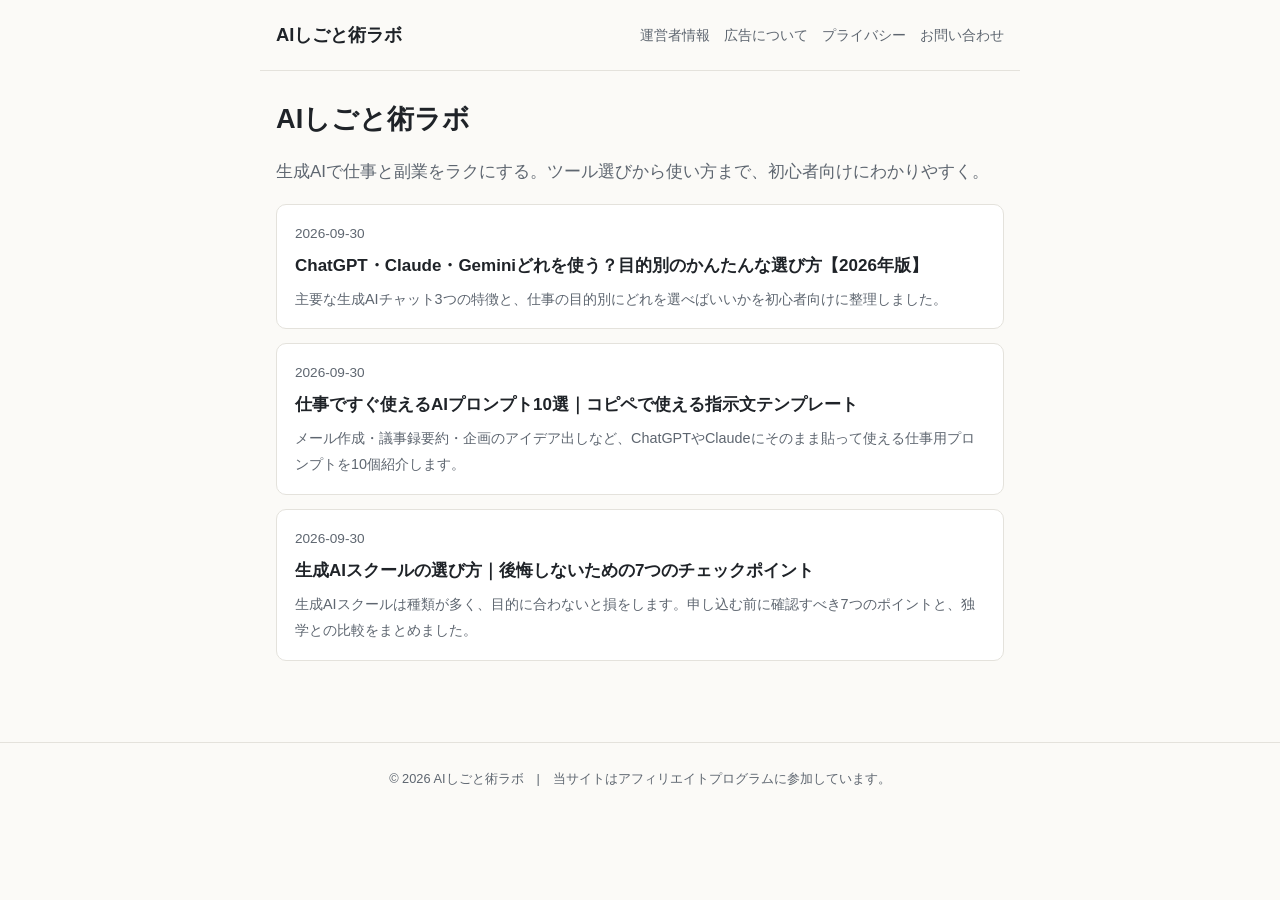
<file: docs/index.html>
<!doctype html>
<html lang="ja">
<head>
<meta charset="utf-8">
<meta name="viewport" content="width=device-width, initial-scale=1">
<title>AIしごと術ラボ</title>
<meta name="description" content="生成AIで仕事と副業をラクにする。ツール選びから使い方まで、初心者向けにわかりやすく。">
<link rel="canonical" href="https://aiiii267.github.io/ai-shigoto-lab/index.html">
<meta property="og:title" content="AIしごと術ラボ">
<meta property="og:description" content="生成AIで仕事と副業をラクにする。ツール選びから使い方まで、初心者向けにわかりやすく。">
<meta property="og:type" content="article">
<meta name="twitter:card" content="summary">
<link rel="stylesheet" href="style.css">
</head>
<body>
<header class="site-header"><a class="brand" href="index.html">AIしごと術ラボ</a>
<nav><a href="about.html">運営者情報</a><a href="disclosure.html">広告について</a><a href="privacy.html">プライバシー</a><a href="https://docs.google.com/forms/d/e/1FAIpQLSfrTz8lqcbMNfZsFD6MFqkozVqTxMnso_ge2NUBovPUwkmEXQ/viewform" target="_blank" rel="noopener">お問い合わせ</a></nav></header>
<main><section class="hero"><h1>AIしごと術ラボ</h1><p>生成AIで仕事と副業をラクにする。ツール選びから使い方まで、初心者向けにわかりやすく。</p></section><ul class="cards"><li class="card"><a href="posts/ai-chat-erabikata.html"><span class="meta">2026-09-30</span><strong>ChatGPT・Claude・Geminiどれを使う？目的別のかんたんな選び方【2026年版】</strong><span>主要な生成AIチャット3つの特徴と、仕事の目的別にどれを選べばいいかを初心者向けに整理しました。</span></a></li><li class="card"><a href="posts/ai-prompt-shigoto.html"><span class="meta">2026-09-30</span><strong>仕事ですぐ使えるAIプロンプト10選｜コピペで使える指示文テンプレート</strong><span>メール作成・議事録要約・企画のアイデア出しなど、ChatGPTやClaudeにそのまま貼って使える仕事用プロンプトを10個紹介します。</span></a></li><li class="card"><a href="posts/ai-school-erabikata.html"><span class="meta">2026-09-30</span><strong>生成AIスクールの選び方｜後悔しないための7つのチェックポイント</strong><span>生成AIスクールは種類が多く、目的に合わないと損をします。申し込む前に確認すべき7つのポイントと、独学との比較をまとめました。</span></a></li></ul></main>
<footer>© 2026 AIしごと術ラボ　|　当サイトはアフィリエイトプログラムに参加しています。</footer>
</body>
</html>
</file>
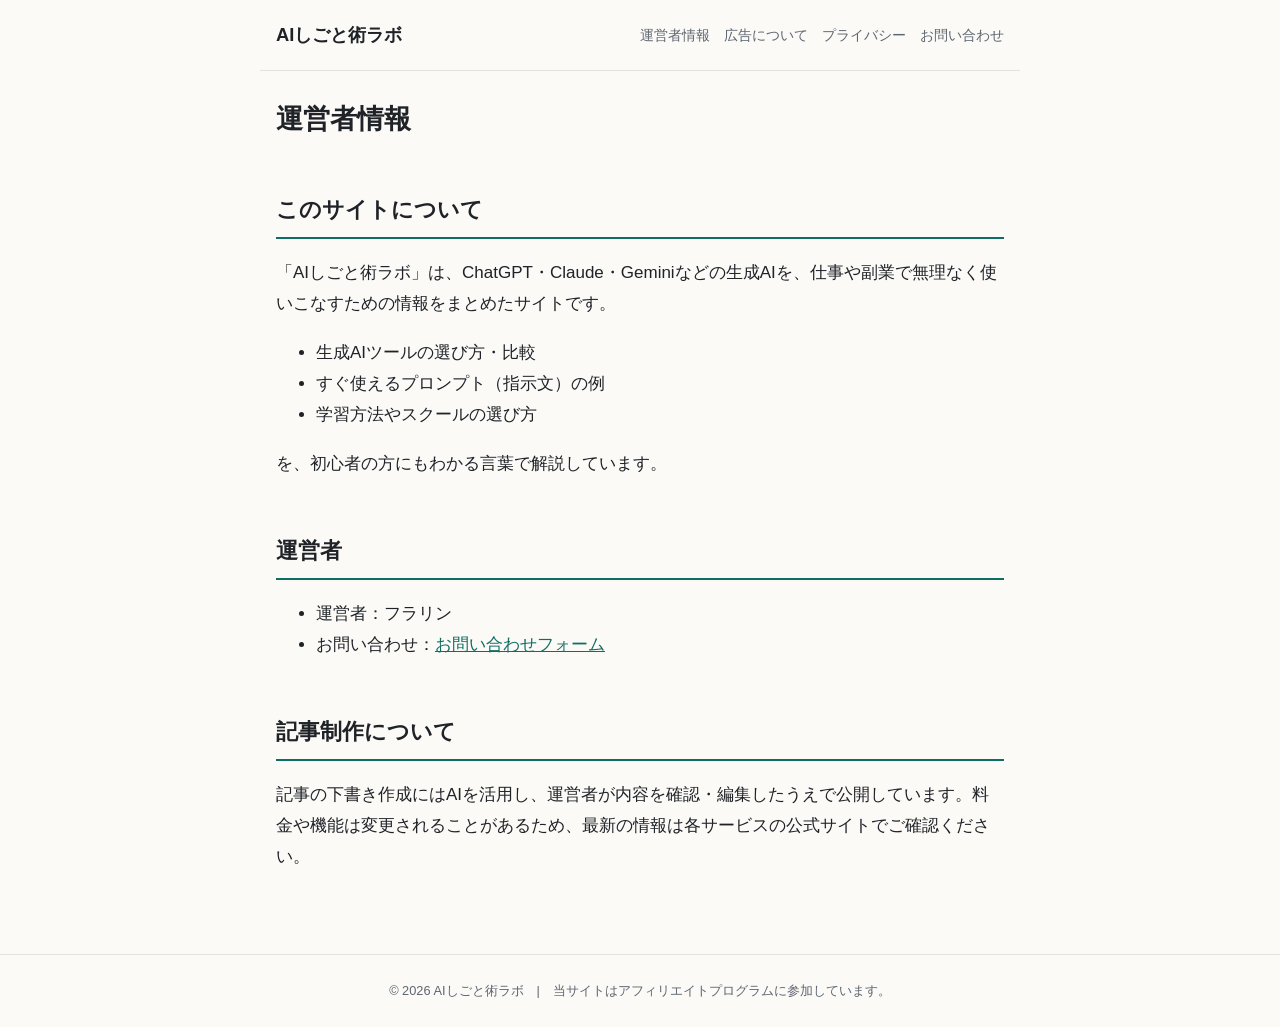
<file: docs/about.html>
<!doctype html>
<html lang="ja">
<head>
<meta charset="utf-8">
<meta name="viewport" content="width=device-width, initial-scale=1">
<title>運営者情報 | AIしごと術ラボ</title>
<meta name="description" content="AIしごと術ラボの運営者情報">
<link rel="canonical" href="https://aiiii267.github.io/ai-shigoto-lab/about.html">
<meta property="og:title" content="運営者情報 | AIしごと術ラボ">
<meta property="og:description" content="AIしごと術ラボの運営者情報">
<meta property="og:type" content="article">
<meta name="twitter:card" content="summary">
<link rel="stylesheet" href="style.css">
</head>
<body>
<header class="site-header"><a class="brand" href="index.html">AIしごと術ラボ</a>
<nav><a href="about.html">運営者情報</a><a href="disclosure.html">広告について</a><a href="privacy.html">プライバシー</a><a href="https://docs.google.com/forms/d/e/1FAIpQLSfrTz8lqcbMNfZsFD6MFqkozVqTxMnso_ge2NUBovPUwkmEXQ/viewform" target="_blank" rel="noopener">お問い合わせ</a></nav></header>
<main><article><h1>運営者情報</h1><h2 id="このサイトについて">このサイトについて</h2>
<p>「AIしごと術ラボ」は、ChatGPT・Claude・Geminiなどの生成AIを、仕事や副業で無理なく使いこなすための情報をまとめたサイトです。</p>
<ul><li>生成AIツールの選び方・比較</li><li>すぐ使えるプロンプト（指示文）の例</li><li>学習方法やスクールの選び方</li></ul>
<p>を、初心者の方にもわかる言葉で解説しています。</p>
<h2 id="運営者">運営者</h2>
<ul><li>運営者：フラリン</li><li>お問い合わせ：<a href="https://docs.google.com/forms/d/e/1FAIpQLSfrTz8lqcbMNfZsFD6MFqkozVqTxMnso_ge2NUBovPUwkmEXQ/viewform">お問い合わせフォーム</a></li></ul>
<h2 id="記事制作について">記事制作について</h2>
<p>記事の下書き作成にはAIを活用し、運営者が内容を確認・編集したうえで公開しています。料金や機能は変更されることがあるため、最新の情報は各サービスの公式サイトでご確認ください。</p></article></main>
<footer>© 2026 AIしごと術ラボ　|　当サイトはアフィリエイトプログラムに参加しています。</footer>
</body>
</html>
</file>
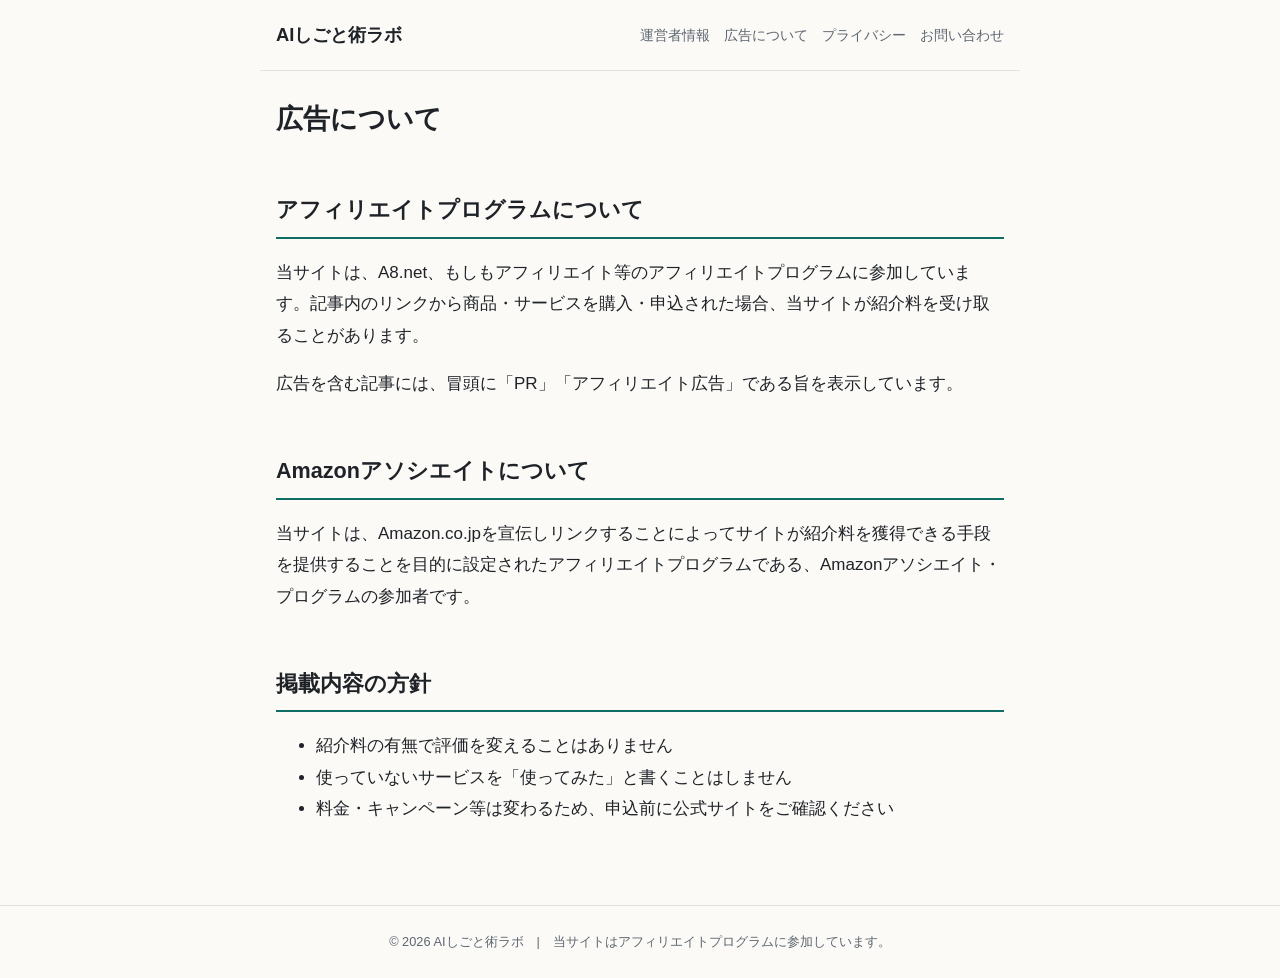
<file: docs/disclosure.html>
<!doctype html>
<html lang="ja">
<head>
<meta charset="utf-8">
<meta name="viewport" content="width=device-width, initial-scale=1">
<title>広告について | AIしごと術ラボ</title>
<meta name="description" content="当サイトの広告掲載ポリシー">
<link rel="canonical" href="https://aiiii267.github.io/ai-shigoto-lab/disclosure.html">
<meta property="og:title" content="広告について | AIしごと術ラボ">
<meta property="og:description" content="当サイトの広告掲載ポリシー">
<meta property="og:type" content="article">
<meta name="twitter:card" content="summary">
<link rel="stylesheet" href="style.css">
</head>
<body>
<header class="site-header"><a class="brand" href="index.html">AIしごと術ラボ</a>
<nav><a href="about.html">運営者情報</a><a href="disclosure.html">広告について</a><a href="privacy.html">プライバシー</a><a href="https://docs.google.com/forms/d/e/1FAIpQLSfrTz8lqcbMNfZsFD6MFqkozVqTxMnso_ge2NUBovPUwkmEXQ/viewform" target="_blank" rel="noopener">お問い合わせ</a></nav></header>
<main><article><h1>広告について</h1><h2 id="アフィリエイトプログラムについて">アフィリエイトプログラムについて</h2>
<p>当サイトは、A8.net、もしもアフィリエイト等のアフィリエイトプログラムに参加しています。記事内のリンクから商品・サービスを購入・申込された場合、当サイトが紹介料を受け取ることがあります。</p>
<p>広告を含む記事には、冒頭に「PR」「アフィリエイト広告」である旨を表示しています。</p>
<h2 id="Amazonアソシエイトについて">Amazonアソシエイトについて</h2>
<p>当サイトは、Amazon.co.jpを宣伝しリンクすることによってサイトが紹介料を獲得できる手段を提供することを目的に設定されたアフィリエイトプログラムである、Amazonアソシエイト・プログラムの参加者です。</p>
<h2 id="掲載内容の方針">掲載内容の方針</h2>
<ul><li>紹介料の有無で評価を変えることはありません</li><li>使っていないサービスを「使ってみた」と書くことはしません</li><li>料金・キャンペーン等は変わるため、申込前に公式サイトをご確認ください</li></ul></article></main>
<footer>© 2026 AIしごと術ラボ　|　当サイトはアフィリエイトプログラムに参加しています。</footer>
</body>
</html>
</file>
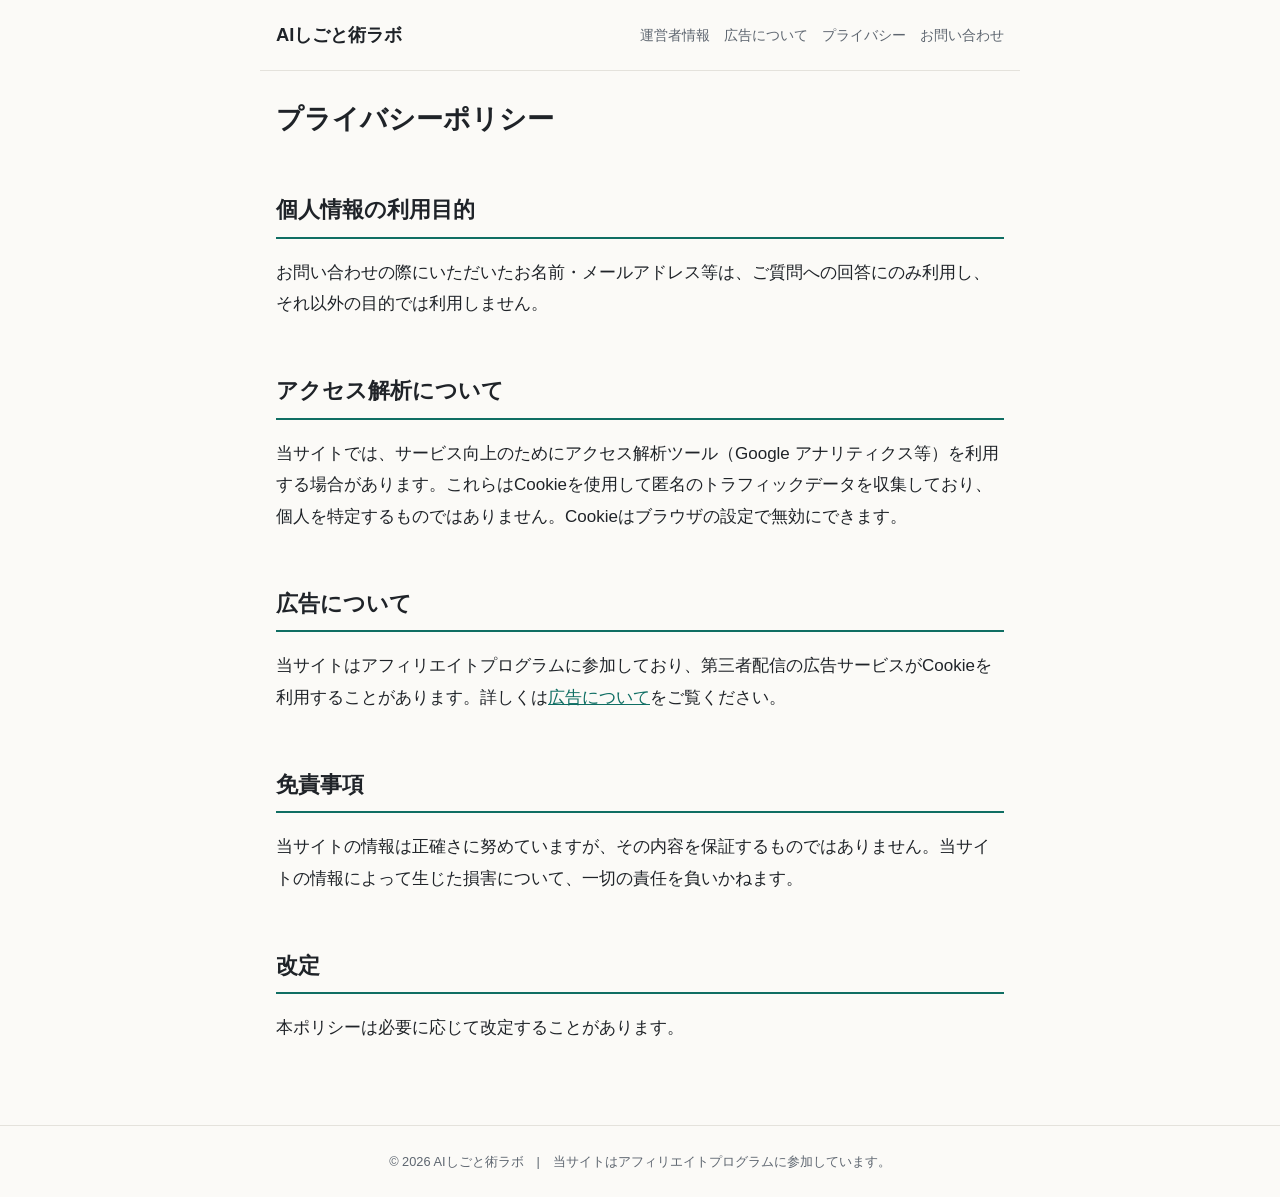
<file: docs/privacy.html>
<!doctype html>
<html lang="ja">
<head>
<meta charset="utf-8">
<meta name="viewport" content="width=device-width, initial-scale=1">
<title>プライバシーポリシー | AIしごと術ラボ</title>
<meta name="description" content="当サイトのプライバシーポリシー">
<link rel="canonical" href="https://aiiii267.github.io/ai-shigoto-lab/privacy.html">
<meta property="og:title" content="プライバシーポリシー | AIしごと術ラボ">
<meta property="og:description" content="当サイトのプライバシーポリシー">
<meta property="og:type" content="article">
<meta name="twitter:card" content="summary">
<link rel="stylesheet" href="style.css">
</head>
<body>
<header class="site-header"><a class="brand" href="index.html">AIしごと術ラボ</a>
<nav><a href="about.html">運営者情報</a><a href="disclosure.html">広告について</a><a href="privacy.html">プライバシー</a><a href="https://docs.google.com/forms/d/e/1FAIpQLSfrTz8lqcbMNfZsFD6MFqkozVqTxMnso_ge2NUBovPUwkmEXQ/viewform" target="_blank" rel="noopener">お問い合わせ</a></nav></header>
<main><article><h1>プライバシーポリシー</h1><h2 id="個人情報の利用目的">個人情報の利用目的</h2>
<p>お問い合わせの際にいただいたお名前・メールアドレス等は、ご質問への回答にのみ利用し、それ以外の目的では利用しません。</p>
<h2 id="アクセス解析について">アクセス解析について</h2>
<p>当サイトでは、サービス向上のためにアクセス解析ツール（Google アナリティクス等）を利用する場合があります。これらはCookieを使用して匿名のトラフィックデータを収集しており、個人を特定するものではありません。Cookieはブラウザの設定で無効にできます。</p>
<h2 id="広告について">広告について</h2>
<p>当サイトはアフィリエイトプログラムに参加しており、第三者配信の広告サービスがCookieを利用することがあります。詳しくは<a href="disclosure.html">広告について</a>をご覧ください。</p>
<h2 id="免責事項">免責事項</h2>
<p>当サイトの情報は正確さに努めていますが、その内容を保証するものではありません。当サイトの情報によって生じた損害について、一切の責任を負いかねます。</p>
<h2 id="改定">改定</h2>
<p>本ポリシーは必要に応じて改定することがあります。</p></article></main>
<footer>© 2026 AIしごと術ラボ　|　当サイトはアフィリエイトプログラムに参加しています。</footer>
</body>
</html>
</file>
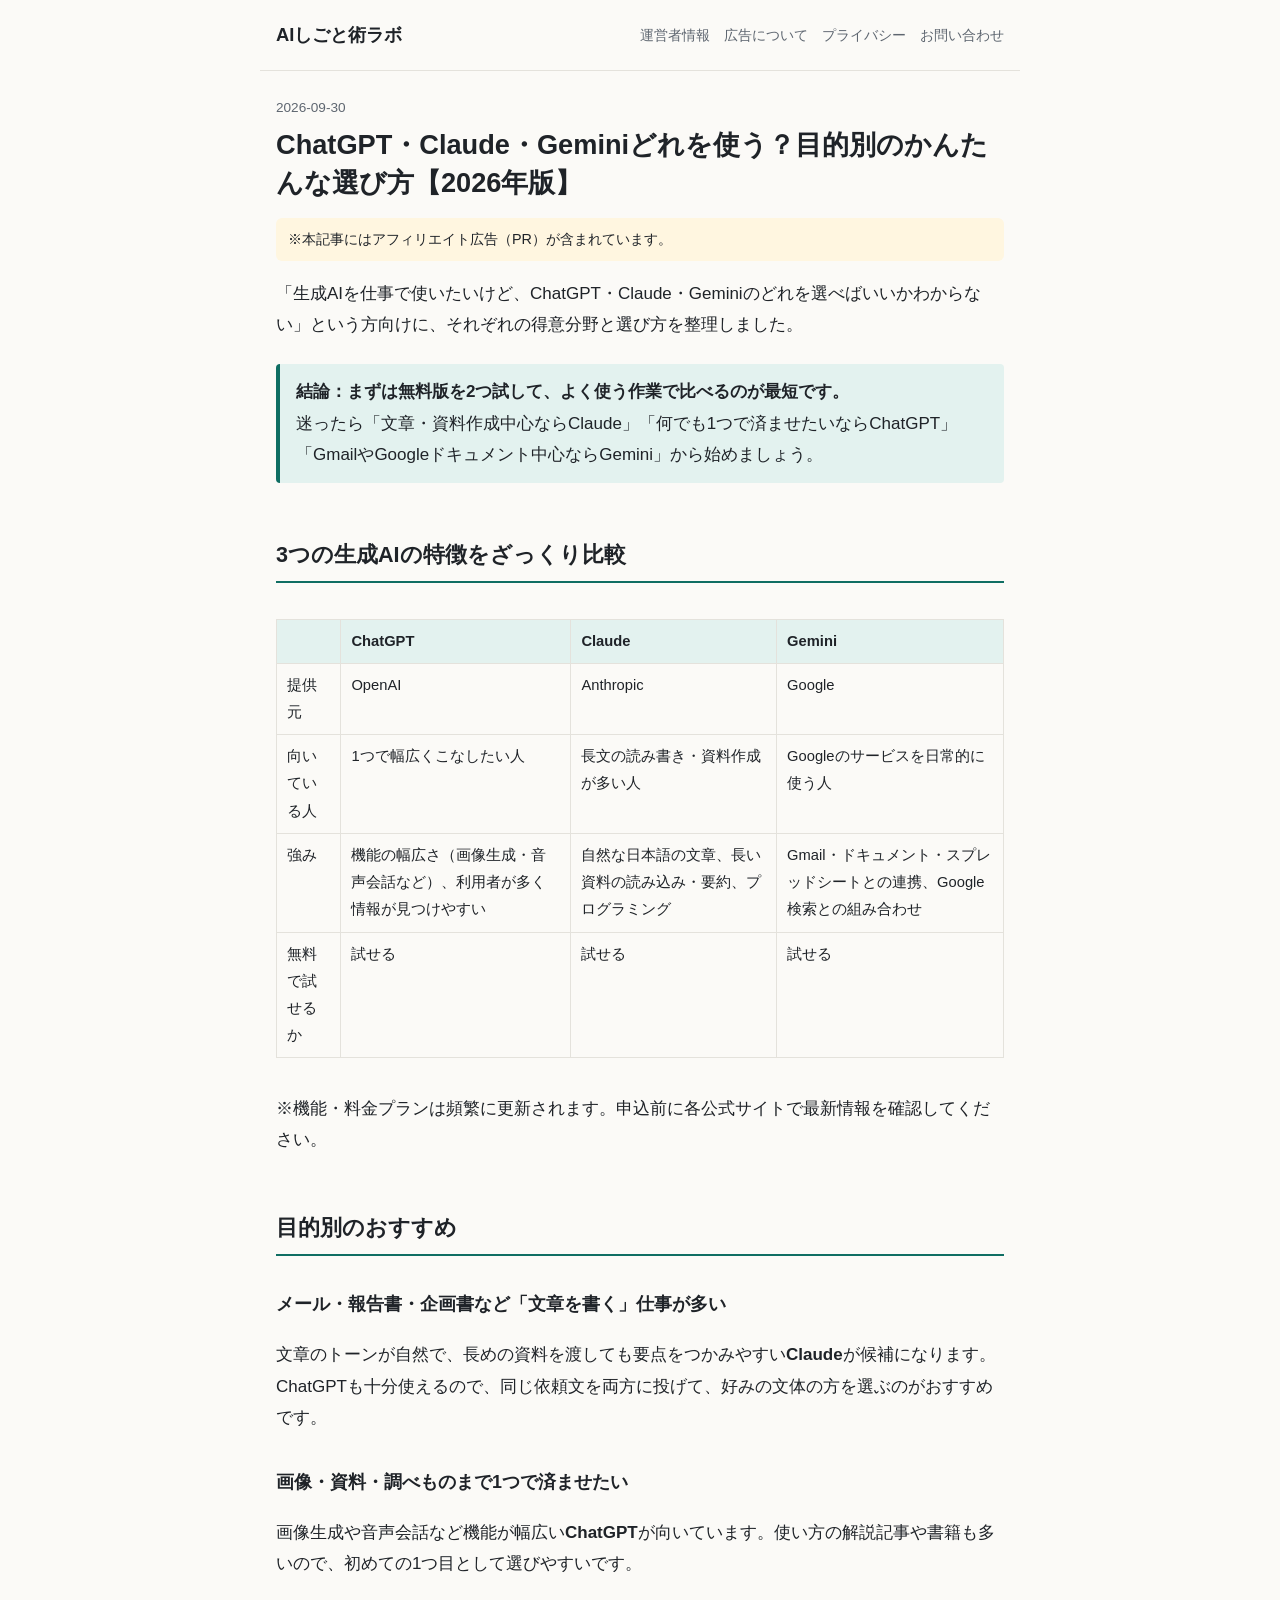
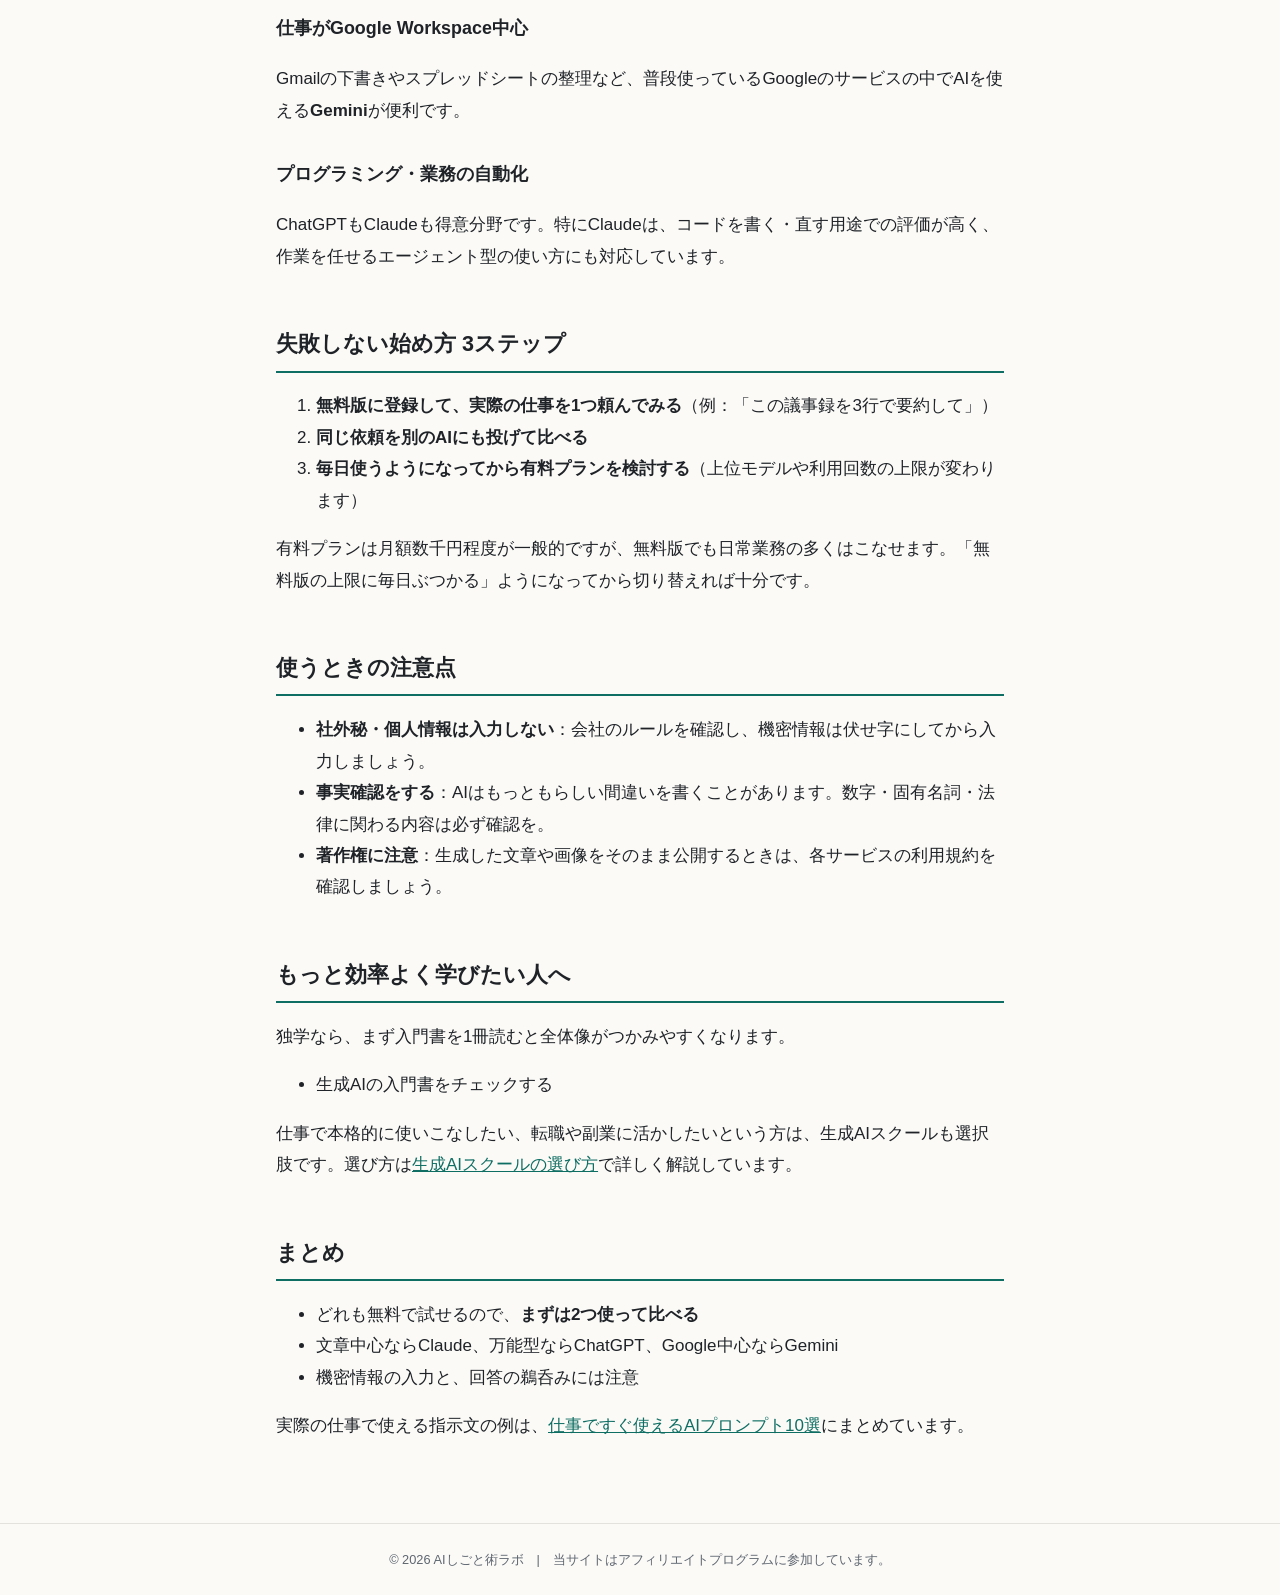
<file: docs/posts/ai-chat-erabikata.html>
<!doctype html>
<html lang="ja">
<head>
<meta charset="utf-8">
<meta name="viewport" content="width=device-width, initial-scale=1">
<title>ChatGPT・Claude・Geminiどれを使う？目的別のかんたんな選び方【2026年版】 | AIしごと術ラボ</title>
<meta name="description" content="主要な生成AIチャット3つの特徴と、仕事の目的別にどれを選べばいいかを初心者向けに整理しました。">
<link rel="canonical" href="https://aiiii267.github.io/ai-shigoto-lab/posts/ai-chat-erabikata.html">
<meta property="og:title" content="ChatGPT・Claude・Geminiどれを使う？目的別のかんたんな選び方【2026年版】 | AIしごと術ラボ">
<meta property="og:description" content="主要な生成AIチャット3つの特徴と、仕事の目的別にどれを選べばいいかを初心者向けに整理しました。">
<meta property="og:type" content="article">
<meta name="twitter:card" content="summary">
<link rel="stylesheet" href="../style.css">
</head>
<body>
<header class="site-header"><a class="brand" href="../index.html">AIしごと術ラボ</a>
<nav><a href="../about.html">運営者情報</a><a href="../disclosure.html">広告について</a><a href="../privacy.html">プライバシー</a><a href="https://docs.google.com/forms/d/e/1FAIpQLSfrTz8lqcbMNfZsFD6MFqkozVqTxMnso_ge2NUBovPUwkmEXQ/viewform" target="_blank" rel="noopener">お問い合わせ</a></nav></header>
<main><article><p class="meta">2026-09-30</p><h1>ChatGPT・Claude・Geminiどれを使う？目的別のかんたんな選び方【2026年版】</h1><p class="pr">※本記事にはアフィリエイト広告（PR）が含まれています。</p><p>「生成AIを仕事で使いたいけど、ChatGPT・Claude・Geminiのどれを選べばいいかわからない」という方向けに、それぞれの得意分野と選び方を整理しました。</p>
<blockquote><strong>結論：まずは無料版を2つ試して、よく使う作業で比べるのが最短です。</strong><br>迷ったら「文章・資料作成中心ならClaude」「何でも1つで済ませたいならChatGPT」「GmailやGoogleドキュメント中心ならGemini」から始めましょう。</blockquote>
<h2 id="3つの生成AIの特徴をざっくり比較">3つの生成AIの特徴をざっくり比較</h2>
<div class="table-wrap"><table><thead><tr><th></th><th>ChatGPT</th><th>Claude</th><th>Gemini</th></tr></thead><tbody><tr><td>提供元</td><td>OpenAI</td><td>Anthropic</td><td>Google</td></tr><tr><td>向いている人</td><td>1つで幅広くこなしたい人</td><td>長文の読み書き・資料作成が多い人</td><td>Googleのサービスを日常的に使う人</td></tr><tr><td>強み</td><td>機能の幅広さ（画像生成・音声会話など）、利用者が多く情報が見つけやすい</td><td>自然な日本語の文章、長い資料の読み込み・要約、プログラミング</td><td>Gmail・ドキュメント・スプレッドシートとの連携、Google検索との組み合わせ</td></tr><tr><td>無料で試せるか</td><td>試せる</td><td>試せる</td><td>試せる</td></tr></tbody></table></div>
<p>※機能・料金プランは頻繁に更新されます。申込前に各公式サイトで最新情報を確認してください。</p>
<h2 id="目的別のおすすめ">目的別のおすすめ</h2>
<h3 id="メール・報告書・企画書など「文章を書く」仕事が多い">メール・報告書・企画書など「文章を書く」仕事が多い</h3>
<p>文章のトーンが自然で、長めの資料を渡しても要点をつかみやすい<strong>Claude</strong>が候補になります。ChatGPTも十分使えるので、同じ依頼文を両方に投げて、好みの文体の方を選ぶのがおすすめです。</p>
<h3 id="画像・資料・調べものまで1つで済ませたい">画像・資料・調べものまで1つで済ませたい</h3>
<p>画像生成や音声会話など機能が幅広い<strong>ChatGPT</strong>が向いています。使い方の解説記事や書籍も多いので、初めての1つ目として選びやすいです。</p>
<h3 id="仕事がGoogle-Workspace中心">仕事がGoogle Workspace中心</h3>
<p>Gmailの下書きやスプレッドシートの整理など、普段使っているGoogleのサービスの中でAIを使える<strong>Gemini</strong>が便利です。</p>
<h3 id="プログラミング・業務の自動化">プログラミング・業務の自動化</h3>
<p>ChatGPTもClaudeも得意分野です。特にClaudeは、コードを書く・直す用途での評価が高く、作業を任せるエージェント型の使い方にも対応しています。</p>
<h2 id="失敗しない始め方-3ステップ">失敗しない始め方 3ステップ</h2>
<ol><li><strong>無料版に登録して、実際の仕事を1つ頼んでみる</strong>（例：「この議事録を3行で要約して」）</li><li><strong>同じ依頼を別のAIにも投げて比べる</strong></li><li><strong>毎日使うようになってから有料プランを検討する</strong>（上位モデルや利用回数の上限が変わります）</li></ol>
<p>有料プランは月額数千円程度が一般的ですが、無料版でも日常業務の多くはこなせます。「無料版の上限に毎日ぶつかる」ようになってから切り替えれば十分です。</p>
<h2 id="使うときの注意点">使うときの注意点</h2>
<ul><li><strong>社外秘・個人情報は入力しない</strong>：会社のルールを確認し、機密情報は伏せ字にしてから入力しましょう。</li><li><strong>事実確認をする</strong>：AIはもっともらしい間違いを書くことがあります。数字・固有名詞・法律に関わる内容は必ず確認を。</li><li><strong>著作権に注意</strong>：生成した文章や画像をそのまま公開するときは、各サービスの利用規約を確認しましょう。</li></ul>
<h2 id="もっと効率よく学びたい人へ">もっと効率よく学びたい人へ</h2>
<p>独学なら、まず入門書を1冊読むと全体像がつかみやすくなります。</p>
<ul><li>生成AIの入門書をチェックする</li></ul>
<p>仕事で本格的に使いこなしたい、転職や副業に活かしたいという方は、生成AIスクールも選択肢です。選び方は<a href="ai-school-erabikata.html">生成AIスクールの選び方</a>で詳しく解説しています。</p>
<h2 id="まとめ">まとめ</h2>
<ul><li>どれも無料で試せるので、<strong>まずは2つ使って比べる</strong></li><li>文章中心ならClaude、万能型ならChatGPT、Google中心ならGemini</li><li>機密情報の入力と、回答の鵜呑みには注意</li></ul>
<p>実際の仕事で使える指示文の例は、<a href="ai-prompt-shigoto.html">仕事ですぐ使えるAIプロンプト10選</a>にまとめています。</p></article></main>
<footer>© 2026 AIしごと術ラボ　|　当サイトはアフィリエイトプログラムに参加しています。</footer>
</body>
</html>
</file>
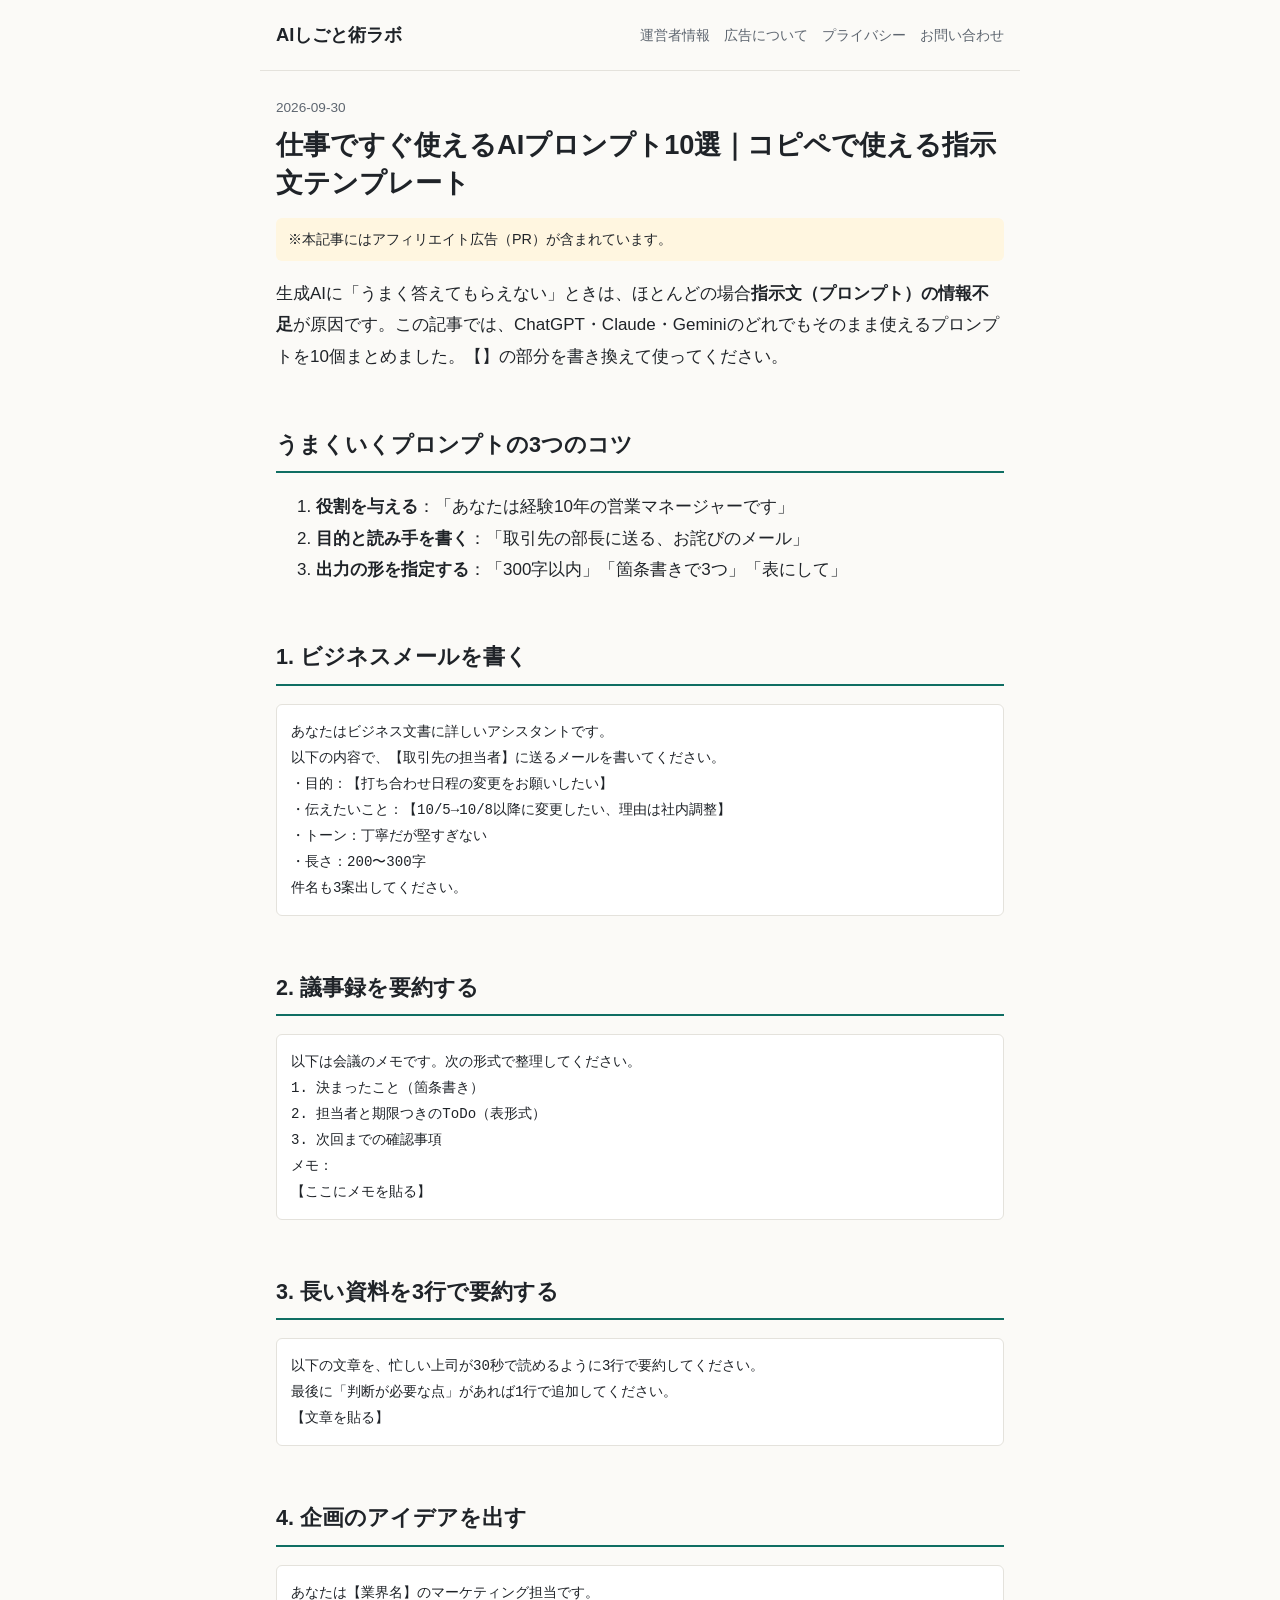
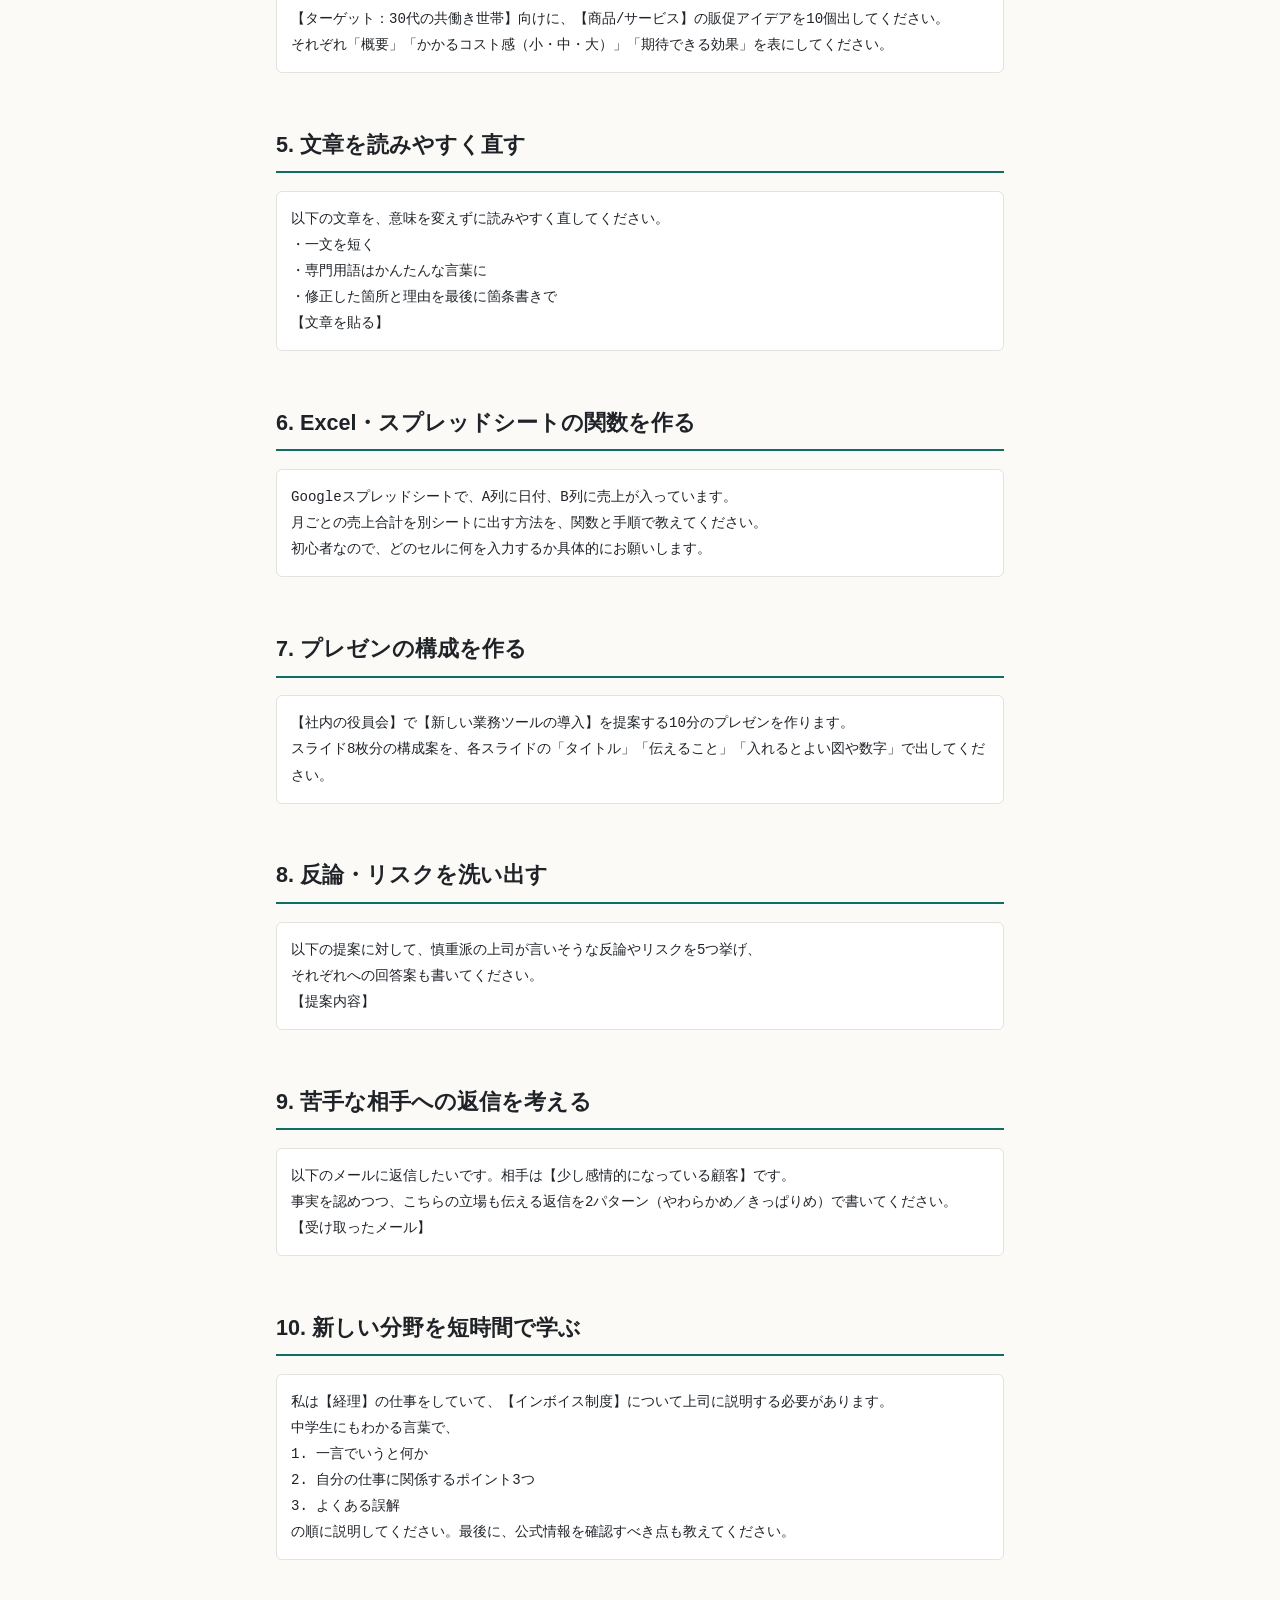
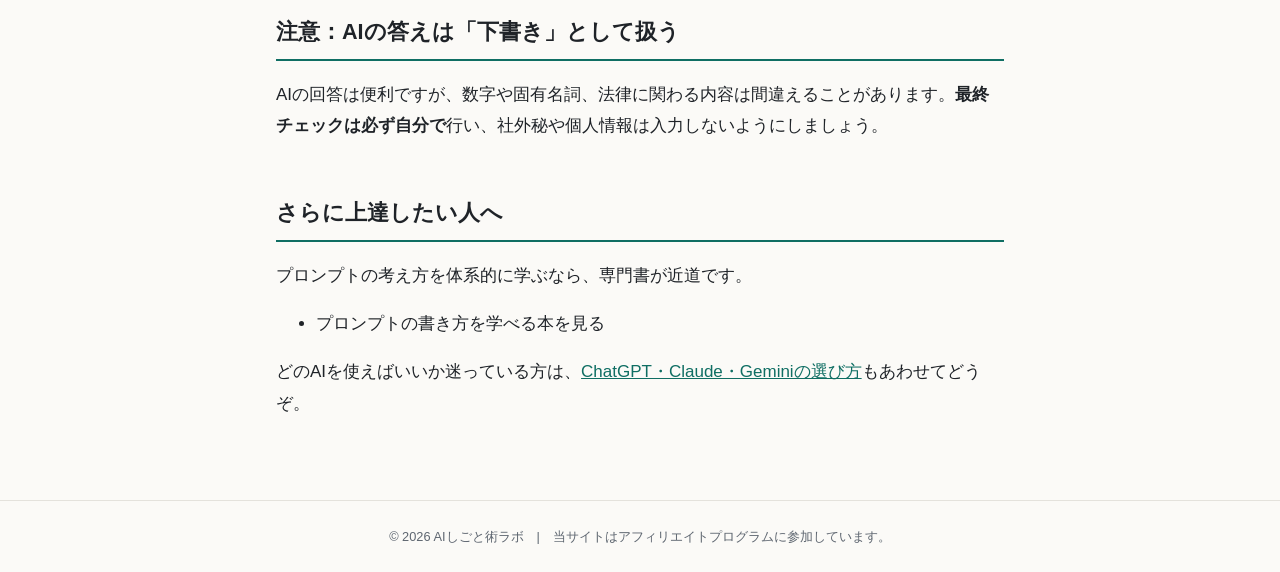
<file: docs/posts/ai-prompt-shigoto.html>
<!doctype html>
<html lang="ja">
<head>
<meta charset="utf-8">
<meta name="viewport" content="width=device-width, initial-scale=1">
<title>仕事ですぐ使えるAIプロンプト10選｜コピペで使える指示文テンプレート | AIしごと術ラボ</title>
<meta name="description" content="メール作成・議事録要約・企画のアイデア出しなど、ChatGPTやClaudeにそのまま貼って使える仕事用プロンプトを10個紹介します。">
<link rel="canonical" href="https://aiiii267.github.io/ai-shigoto-lab/posts/ai-prompt-shigoto.html">
<meta property="og:title" content="仕事ですぐ使えるAIプロンプト10選｜コピペで使える指示文テンプレート | AIしごと術ラボ">
<meta property="og:description" content="メール作成・議事録要約・企画のアイデア出しなど、ChatGPTやClaudeにそのまま貼って使える仕事用プロンプトを10個紹介します。">
<meta property="og:type" content="article">
<meta name="twitter:card" content="summary">
<link rel="stylesheet" href="../style.css">
</head>
<body>
<header class="site-header"><a class="brand" href="../index.html">AIしごと術ラボ</a>
<nav><a href="../about.html">運営者情報</a><a href="../disclosure.html">広告について</a><a href="../privacy.html">プライバシー</a><a href="https://docs.google.com/forms/d/e/1FAIpQLSfrTz8lqcbMNfZsFD6MFqkozVqTxMnso_ge2NUBovPUwkmEXQ/viewform" target="_blank" rel="noopener">お問い合わせ</a></nav></header>
<main><article><p class="meta">2026-09-30</p><h1>仕事ですぐ使えるAIプロンプト10選｜コピペで使える指示文テンプレート</h1><p class="pr">※本記事にはアフィリエイト広告（PR）が含まれています。</p><p>生成AIに「うまく答えてもらえない」ときは、ほとんどの場合<strong>指示文（プロンプト）の情報不足</strong>が原因です。この記事では、ChatGPT・Claude・Geminiのどれでもそのまま使えるプロンプトを10個まとめました。<code>【】</code>の部分を書き換えて使ってください。</p>
<h2 id="うまくいくプロンプトの3つのコツ">うまくいくプロンプトの3つのコツ</h2>
<ol><li><strong>役割を与える</strong>：「あなたは経験10年の営業マネージャーです」</li><li><strong>目的と読み手を書く</strong>：「取引先の部長に送る、お詫びのメール」</li><li><strong>出力の形を指定する</strong>：「300字以内」「箇条書きで3つ」「表にして」</li></ol>
<h2 id="1.-ビジネスメールを書く">1. ビジネスメールを書く</h2>
<pre><code>あなたはビジネス文書に詳しいアシスタントです。
以下の内容で、【取引先の担当者】に送るメールを書いてください。
・目的：【打ち合わせ日程の変更をお願いしたい】
・伝えたいこと：【10/5→10/8以降に変更したい、理由は社内調整】
・トーン：丁寧だが堅すぎない
・長さ：200〜300字
件名も3案出してください。</code></pre>
<h2 id="2.-議事録を要約する">2. 議事録を要約する</h2>
<pre><code>以下は会議のメモです。次の形式で整理してください。
1. 決まったこと（箇条書き）
2. 担当者と期限つきのToDo（表形式）
3. 次回までの確認事項
メモ：
【ここにメモを貼る】</code></pre>
<h2 id="3.-長い資料を3行で要約する">3. 長い資料を3行で要約する</h2>
<pre><code>以下の文章を、忙しい上司が30秒で読めるように3行で要約してください。
最後に「判断が必要な点」があれば1行で追加してください。
【文章を貼る】</code></pre>
<h2 id="4.-企画のアイデアを出す">4. 企画のアイデアを出す</h2>
<pre><code>あなたは【業界名】のマーケティング担当です。
【ターゲット：30代の共働き世帯】向けに、【商品/サービス】の販促アイデアを10個出してください。
それぞれ「概要」「かかるコスト感（小・中・大）」「期待できる効果」を表にしてください。</code></pre>
<h2 id="5.-文章を読みやすく直す">5. 文章を読みやすく直す</h2>
<pre><code>以下の文章を、意味を変えずに読みやすく直してください。
・一文を短く
・専門用語はかんたんな言葉に
・修正した箇所と理由を最後に箇条書きで
【文章を貼る】</code></pre>
<h2 id="6.-Excel・スプレッドシートの関数を作る">6. Excel・スプレッドシートの関数を作る</h2>
<pre><code>Googleスプレッドシートで、A列に日付、B列に売上が入っています。
月ごとの売上合計を別シートに出す方法を、関数と手順で教えてください。
初心者なので、どのセルに何を入力するか具体的にお願いします。</code></pre>
<h2 id="7.-プレゼンの構成を作る">7. プレゼンの構成を作る</h2>
<pre><code>【社内の役員会】で【新しい業務ツールの導入】を提案する10分のプレゼンを作ります。
スライド8枚分の構成案を、各スライドの「タイトル」「伝えること」「入れるとよい図や数字」で出してください。</code></pre>
<h2 id="8.-反論・リスクを洗い出す">8. 反論・リスクを洗い出す</h2>
<pre><code>以下の提案に対して、慎重派の上司が言いそうな反論やリスクを5つ挙げ、
それぞれへの回答案も書いてください。
【提案内容】</code></pre>
<h2 id="9.-苦手な相手への返信を考える">9. 苦手な相手への返信を考える</h2>
<pre><code>以下のメールに返信したいです。相手は【少し感情的になっている顧客】です。
事実を認めつつ、こちらの立場も伝える返信を2パターン（やわらかめ／きっぱりめ）で書いてください。
【受け取ったメール】</code></pre>
<h2 id="10.-新しい分野を短時間で学ぶ">10. 新しい分野を短時間で学ぶ</h2>
<pre><code>私は【経理】の仕事をしていて、【インボイス制度】について上司に説明する必要があります。
中学生にもわかる言葉で、
1. 一言でいうと何か
2. 自分の仕事に関係するポイント3つ
3. よくある誤解
の順に説明してください。最後に、公式情報を確認すべき点も教えてください。</code></pre>
<h2 id="注意：AIの答えは「下書き」として扱う">注意：AIの答えは「下書き」として扱う</h2>
<p>AIの回答は便利ですが、数字や固有名詞、法律に関わる内容は間違えることがあります。<strong>最終チェックは必ず自分で</strong>行い、社外秘や個人情報は入力しないようにしましょう。</p>
<h2 id="さらに上達したい人へ">さらに上達したい人へ</h2>
<p>プロンプトの考え方を体系的に学ぶなら、専門書が近道です。</p>
<ul><li>プロンプトの書き方を学べる本を見る</li></ul>
<p>どのAIを使えばいいか迷っている方は、<a href="ai-chat-erabikata.html">ChatGPT・Claude・Geminiの選び方</a>もあわせてどうぞ。</p></article></main>
<footer>© 2026 AIしごと術ラボ　|　当サイトはアフィリエイトプログラムに参加しています。</footer>
</body>
</html>
</file>
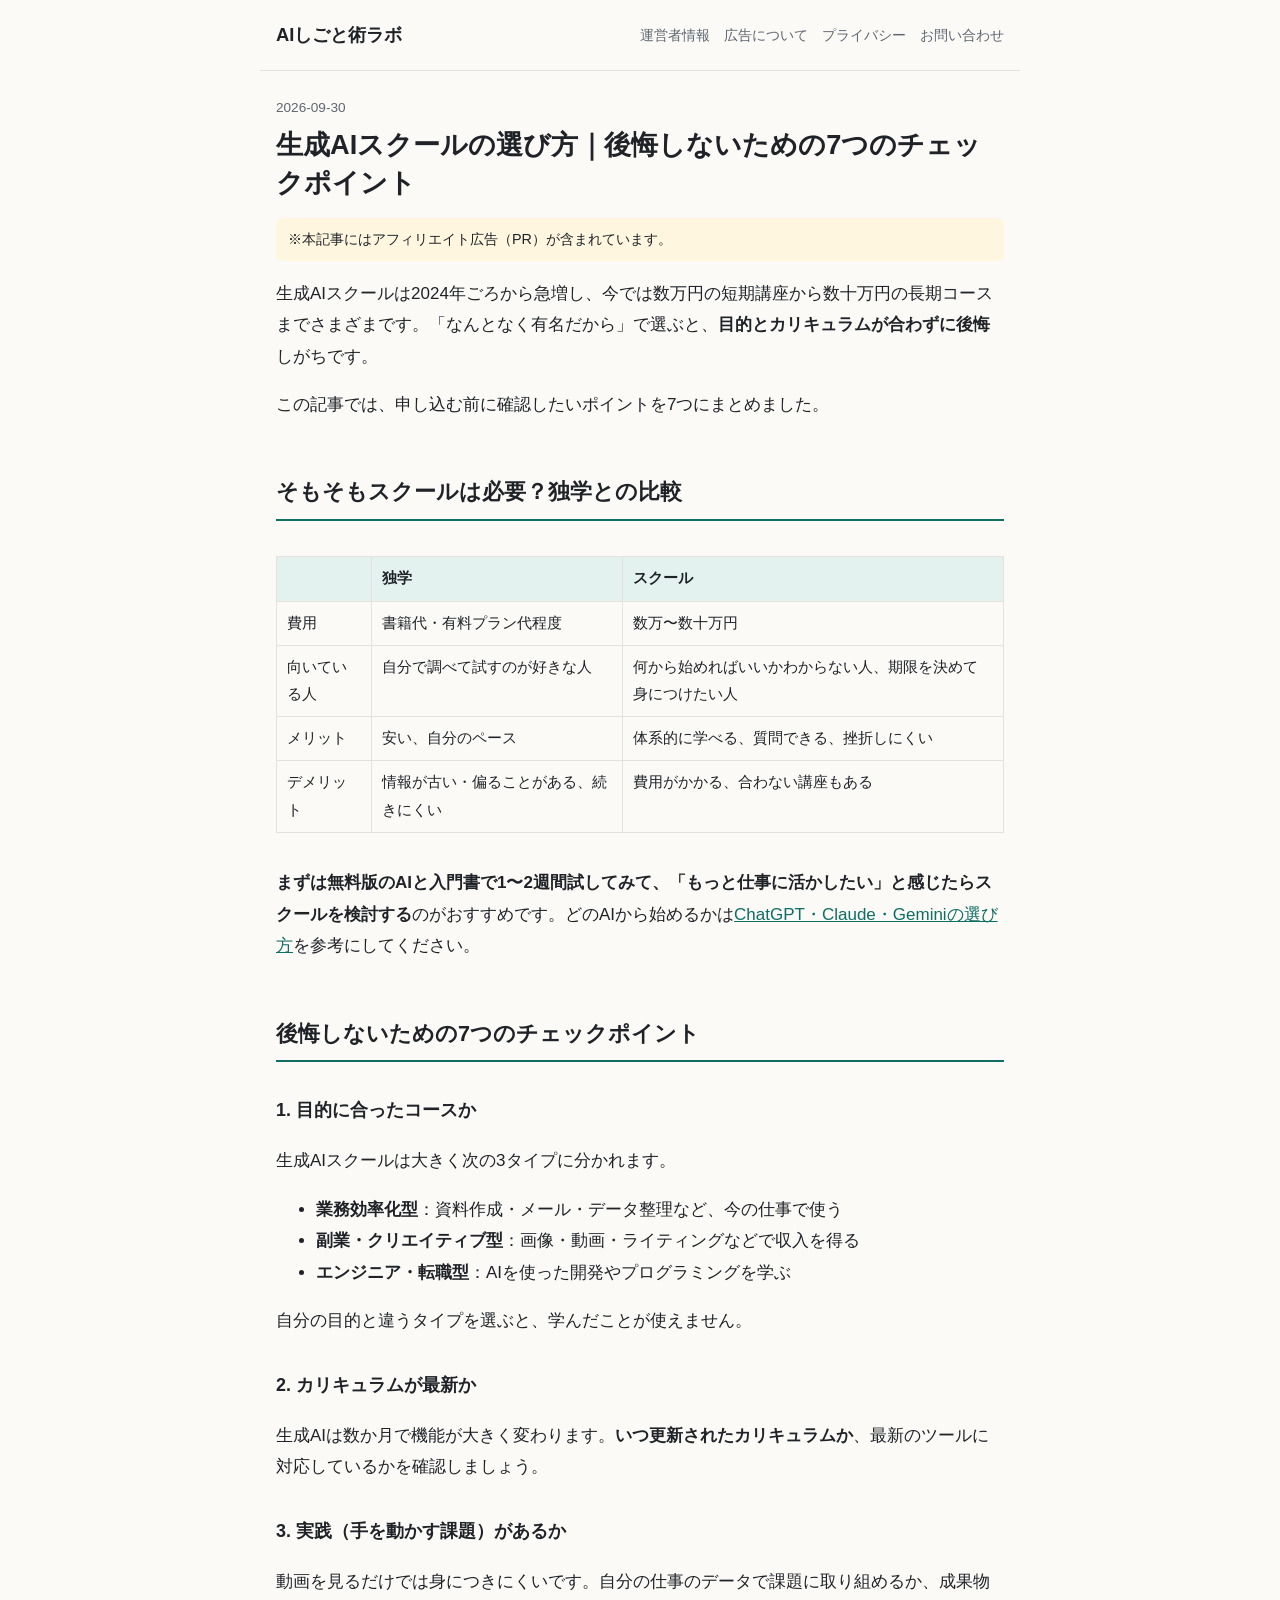
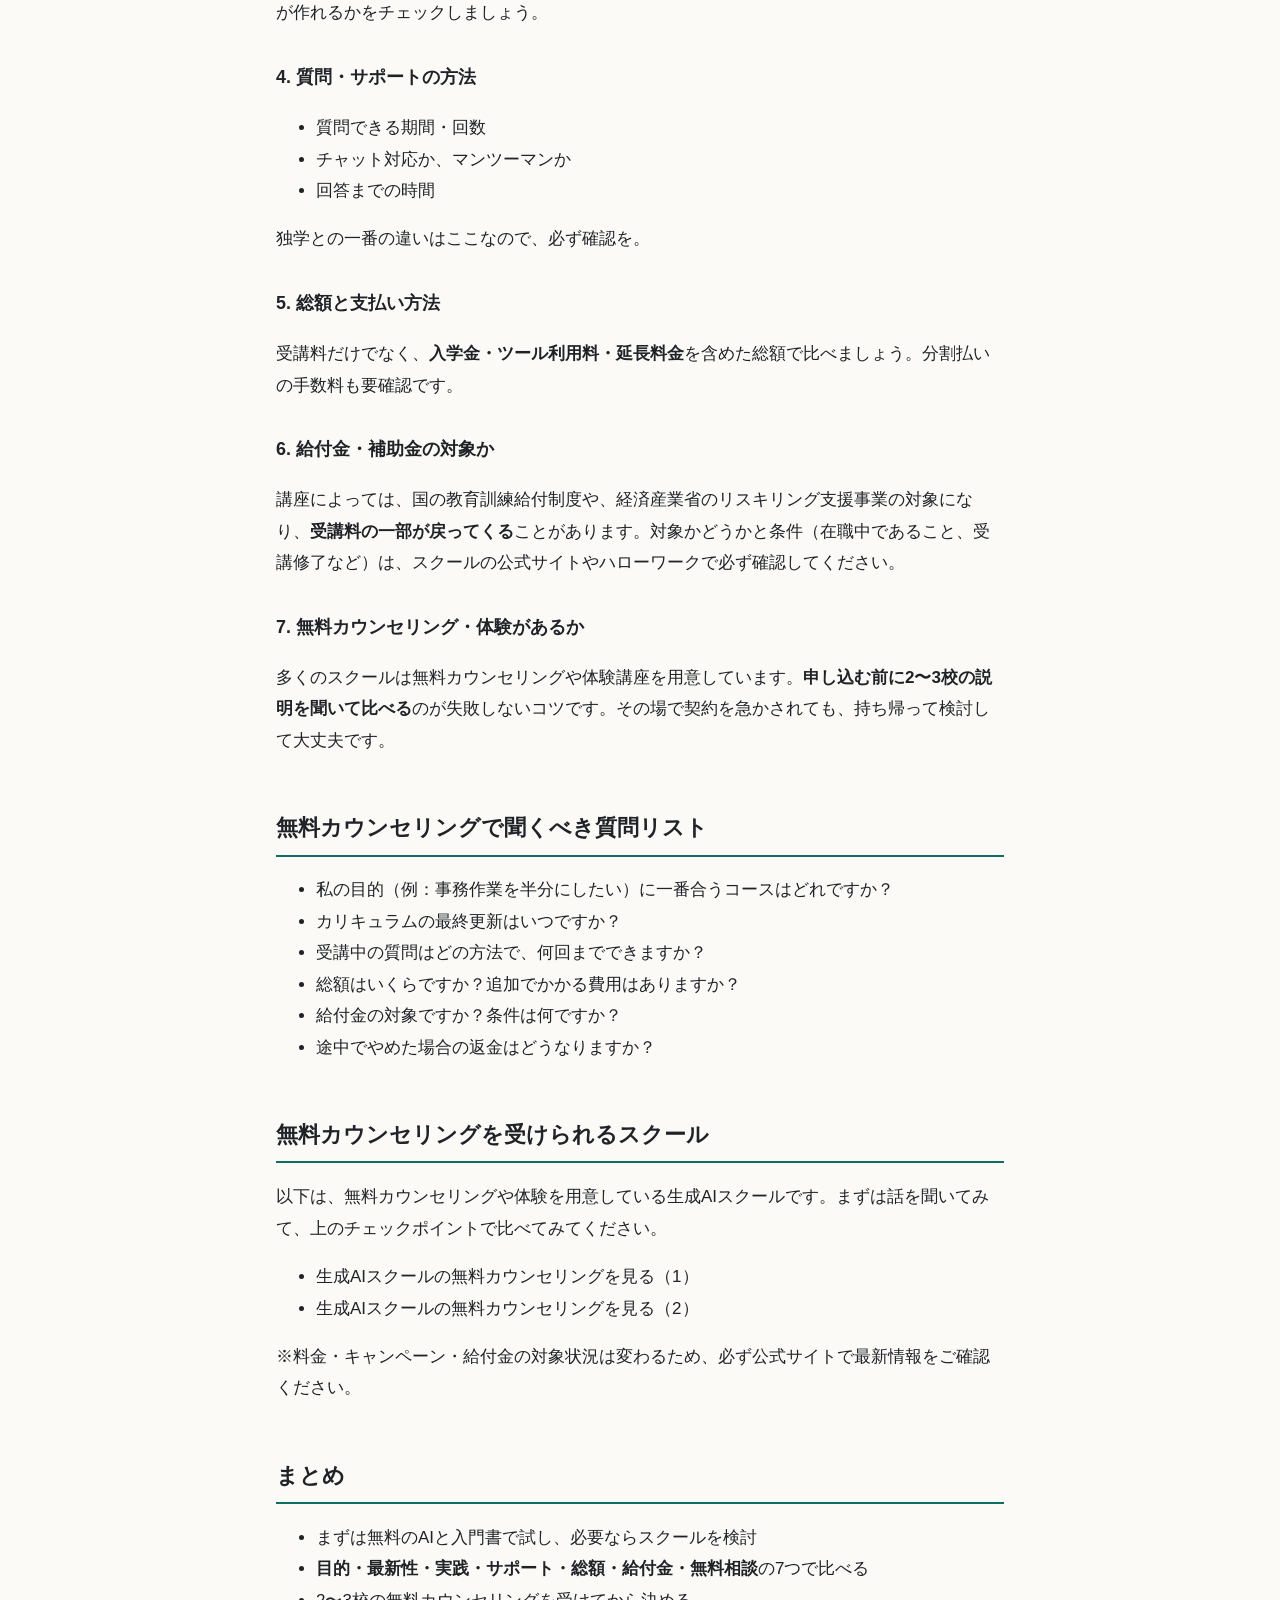
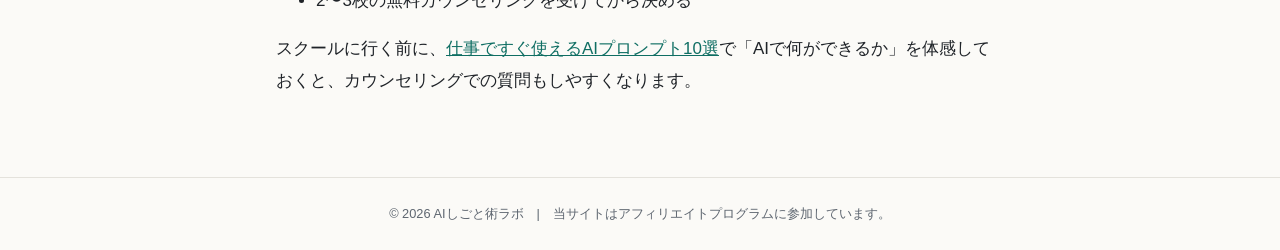
<file: docs/posts/ai-school-erabikata.html>
<!doctype html>
<html lang="ja">
<head>
<meta charset="utf-8">
<meta name="viewport" content="width=device-width, initial-scale=1">
<title>生成AIスクールの選び方｜後悔しないための7つのチェックポイント | AIしごと術ラボ</title>
<meta name="description" content="生成AIスクールは種類が多く、目的に合わないと損をします。申し込む前に確認すべき7つのポイントと、独学との比較をまとめました。">
<link rel="canonical" href="https://aiiii267.github.io/ai-shigoto-lab/posts/ai-school-erabikata.html">
<meta property="og:title" content="生成AIスクールの選び方｜後悔しないための7つのチェックポイント | AIしごと術ラボ">
<meta property="og:description" content="生成AIスクールは種類が多く、目的に合わないと損をします。申し込む前に確認すべき7つのポイントと、独学との比較をまとめました。">
<meta property="og:type" content="article">
<meta name="twitter:card" content="summary">
<link rel="stylesheet" href="../style.css">
</head>
<body>
<header class="site-header"><a class="brand" href="../index.html">AIしごと術ラボ</a>
<nav><a href="../about.html">運営者情報</a><a href="../disclosure.html">広告について</a><a href="../privacy.html">プライバシー</a><a href="https://docs.google.com/forms/d/e/1FAIpQLSfrTz8lqcbMNfZsFD6MFqkozVqTxMnso_ge2NUBovPUwkmEXQ/viewform" target="_blank" rel="noopener">お問い合わせ</a></nav></header>
<main><article><p class="meta">2026-09-30</p><h1>生成AIスクールの選び方｜後悔しないための7つのチェックポイント</h1><p class="pr">※本記事にはアフィリエイト広告（PR）が含まれています。</p><p>生成AIスクールは2024年ごろから急増し、今では数万円の短期講座から数十万円の長期コースまでさまざまです。「なんとなく有名だから」で選ぶと、<strong>目的とカリキュラムが合わずに後悔</strong>しがちです。</p>
<p>この記事では、申し込む前に確認したいポイントを7つにまとめました。</p>
<h2 id="そもそもスクールは必要？独学との比較">そもそもスクールは必要？独学との比較</h2>
<div class="table-wrap"><table><thead><tr><th></th><th>独学</th><th>スクール</th></tr></thead><tbody><tr><td>費用</td><td>書籍代・有料プラン代程度</td><td>数万〜数十万円</td></tr><tr><td>向いている人</td><td>自分で調べて試すのが好きな人</td><td>何から始めればいいかわからない人、期限を決めて身につけたい人</td></tr><tr><td>メリット</td><td>安い、自分のペース</td><td>体系的に学べる、質問できる、挫折しにくい</td></tr><tr><td>デメリット</td><td>情報が古い・偏ることがある、続きにくい</td><td>費用がかかる、合わない講座もある</td></tr></tbody></table></div>
<p><strong>まずは無料版のAIと入門書で1〜2週間試してみて、「もっと仕事に活かしたい」と感じたらスクールを検討する</strong>のがおすすめです。どのAIから始めるかは<a href="ai-chat-erabikata.html">ChatGPT・Claude・Geminiの選び方</a>を参考にしてください。</p>
<h2 id="後悔しないための7つのチェックポイント">後悔しないための7つのチェックポイント</h2>
<h3 id="1.-目的に合ったコースか">1. 目的に合ったコースか</h3>
<p>生成AIスクールは大きく次の3タイプに分かれます。</p>
<ul><li><strong>業務効率化型</strong>：資料作成・メール・データ整理など、今の仕事で使う</li><li><strong>副業・クリエイティブ型</strong>：画像・動画・ライティングなどで収入を得る</li><li><strong>エンジニア・転職型</strong>：AIを使った開発やプログラミングを学ぶ</li></ul>
<p>自分の目的と違うタイプを選ぶと、学んだことが使えません。</p>
<h3 id="2.-カリキュラムが最新か">2. カリキュラムが最新か</h3>
<p>生成AIは数か月で機能が大きく変わります。<strong>いつ更新されたカリキュラムか</strong>、最新のツールに対応しているかを確認しましょう。</p>
<h3 id="3.-実践（手を動かす課題）があるか">3. 実践（手を動かす課題）があるか</h3>
<p>動画を見るだけでは身につきにくいです。自分の仕事のデータで課題に取り組めるか、成果物が作れるかをチェックしましょう。</p>
<h3 id="4.-質問・サポートの方法">4. 質問・サポートの方法</h3>
<ul><li>質問できる期間・回数</li><li>チャット対応か、マンツーマンか</li><li>回答までの時間</li></ul>
<p>独学との一番の違いはここなので、必ず確認を。</p>
<h3 id="5.-総額と支払い方法">5. 総額と支払い方法</h3>
<p>受講料だけでなく、<strong>入学金・ツール利用料・延長料金</strong>を含めた総額で比べましょう。分割払いの手数料も要確認です。</p>
<h3 id="6.-給付金・補助金の対象か">6. 給付金・補助金の対象か</h3>
<p>講座によっては、国の教育訓練給付制度や、経済産業省のリスキリング支援事業の対象になり、<strong>受講料の一部が戻ってくる</strong>ことがあります。対象かどうかと条件（在職中であること、受講修了など）は、スクールの公式サイトやハローワークで必ず確認してください。</p>
<h3 id="7.-無料カウンセリング・体験があるか">7. 無料カウンセリング・体験があるか</h3>
<p>多くのスクールは無料カウンセリングや体験講座を用意しています。<strong>申し込む前に2〜3校の説明を聞いて比べる</strong>のが失敗しないコツです。その場で契約を急かされても、持ち帰って検討して大丈夫です。</p>
<h2 id="無料カウンセリングで聞くべき質問リスト">無料カウンセリングで聞くべき質問リスト</h2>
<ul><li>私の目的（例：事務作業を半分にしたい）に一番合うコースはどれですか？</li><li>カリキュラムの最終更新はいつですか？</li><li>受講中の質問はどの方法で、何回までできますか？</li><li>総額はいくらですか？追加でかかる費用はありますか？</li><li>給付金の対象ですか？条件は何ですか？</li><li>途中でやめた場合の返金はどうなりますか？</li></ul>
<h2 id="無料カウンセリングを受けられるスクール">無料カウンセリングを受けられるスクール</h2>
<p>以下は、無料カウンセリングや体験を用意している生成AIスクールです。まずは話を聞いてみて、上のチェックポイントで比べてみてください。</p>
<ul><li>生成AIスクールの無料カウンセリングを見る（1）</li><li>生成AIスクールの無料カウンセリングを見る（2）</li></ul>
<p>※料金・キャンペーン・給付金の対象状況は変わるため、必ず公式サイトで最新情報をご確認ください。</p>
<h2 id="まとめ">まとめ</h2>
<ul><li>まずは無料のAIと入門書で試し、必要ならスクールを検討</li><li><strong>目的・最新性・実践・サポート・総額・給付金・無料相談</strong>の7つで比べる</li><li>2〜3校の無料カウンセリングを受けてから決める</li></ul>
<p>スクールに行く前に、<a href="ai-prompt-shigoto.html">仕事ですぐ使えるAIプロンプト10選</a>で「AIで何ができるか」を体感しておくと、カウンセリングでの質問もしやすくなります。</p></article></main>
<footer>© 2026 AIしごと術ラボ　|　当サイトはアフィリエイトプログラムに参加しています。</footer>
</body>
</html>
</file>
<file: docs/style.css>
:root {
  --bg: #fbfaf7; --surface: #ffffff; --text: #1f2328; --muted: #5e6670;
  --accent: #0f6e63; --accent-soft: #e3f2ef; --border: #e4e2dc; --pr-bg: #fff6e0;
}
@media (prefers-color-scheme: dark) {
  :root { --bg: #15181b; --surface: #1d2125; --text: #e8e6e1; --muted: #a3a9b0;
    --accent: #5cc6b6; --accent-soft: #1d3632; --border: #30353a; --pr-bg: #3a3220; }
}
* { box-sizing: border-box; }
body { margin: 0; background: var(--bg); color: var(--text);
  font: 17px/1.85 "Hiragino Sans", "Noto Sans JP", "Yu Gothic UI", sans-serif; }
a { color: var(--accent); }
.site-header { display: flex; flex-wrap: wrap; gap: 8px 20px; align-items: center; justify-content: space-between;
  max-width: 760px; margin: 0 auto; padding: 18px 16px; border-bottom: 1px solid var(--border); }
.brand { font-weight: 700; font-size: 1.15rem; text-decoration: none; color: var(--text); }
nav a { margin-left: 14px; font-size: .85rem; color: var(--muted); text-decoration: none; }
main { max-width: 760px; margin: 0 auto; padding: 24px 16px 64px; }
h1 { font-size: 1.7rem; line-height: 1.4; margin: .2em 0 .6em; }
h2 { font-size: 1.35rem; margin-top: 2.4em; padding-bottom: .3em; border-bottom: 2px solid var(--accent); }
h3 { font-size: 1.12rem; margin-top: 1.8em; }
.meta { color: var(--muted); font-size: .85rem; margin: 0; }
.pr { background: var(--pr-bg); padding: 8px 12px; border-radius: 6px; font-size: .9rem; }
blockquote { margin: 1.4em 0; padding: 12px 16px; background: var(--accent-soft); border-left: 4px solid var(--accent); border-radius: 4px; }
.table-wrap { overflow-x: auto; }
table { border-collapse: collapse; width: 100%; font-size: .92rem; margin: 1.2em 0; }
th, td { border: 1px solid var(--border); padding: 8px 10px; text-align: left; vertical-align: top; }
th { background: var(--accent-soft); }
pre { background: var(--surface); border: 1px solid var(--border); padding: 14px; border-radius: 6px; overflow-x: auto; font-size: .88rem; white-space: pre-wrap; }
code { font-family: ui-monospace, Consolas, monospace; }
.hero p { color: var(--muted); }
.cards { list-style: none; padding: 0; display: grid; gap: 14px; }
.card a { display: flex; flex-direction: column; gap: 4px; padding: 16px 18px; background: var(--surface);
  border: 1px solid var(--border); border-radius: 10px; text-decoration: none; color: var(--text); }
.card a:hover { border-color: var(--accent); }
.card span:last-child { color: var(--muted); font-size: .9rem; }
footer { text-align: center; color: var(--muted); font-size: .8rem; padding: 24px 16px; border-top: 1px solid var(--border); }
</file>
